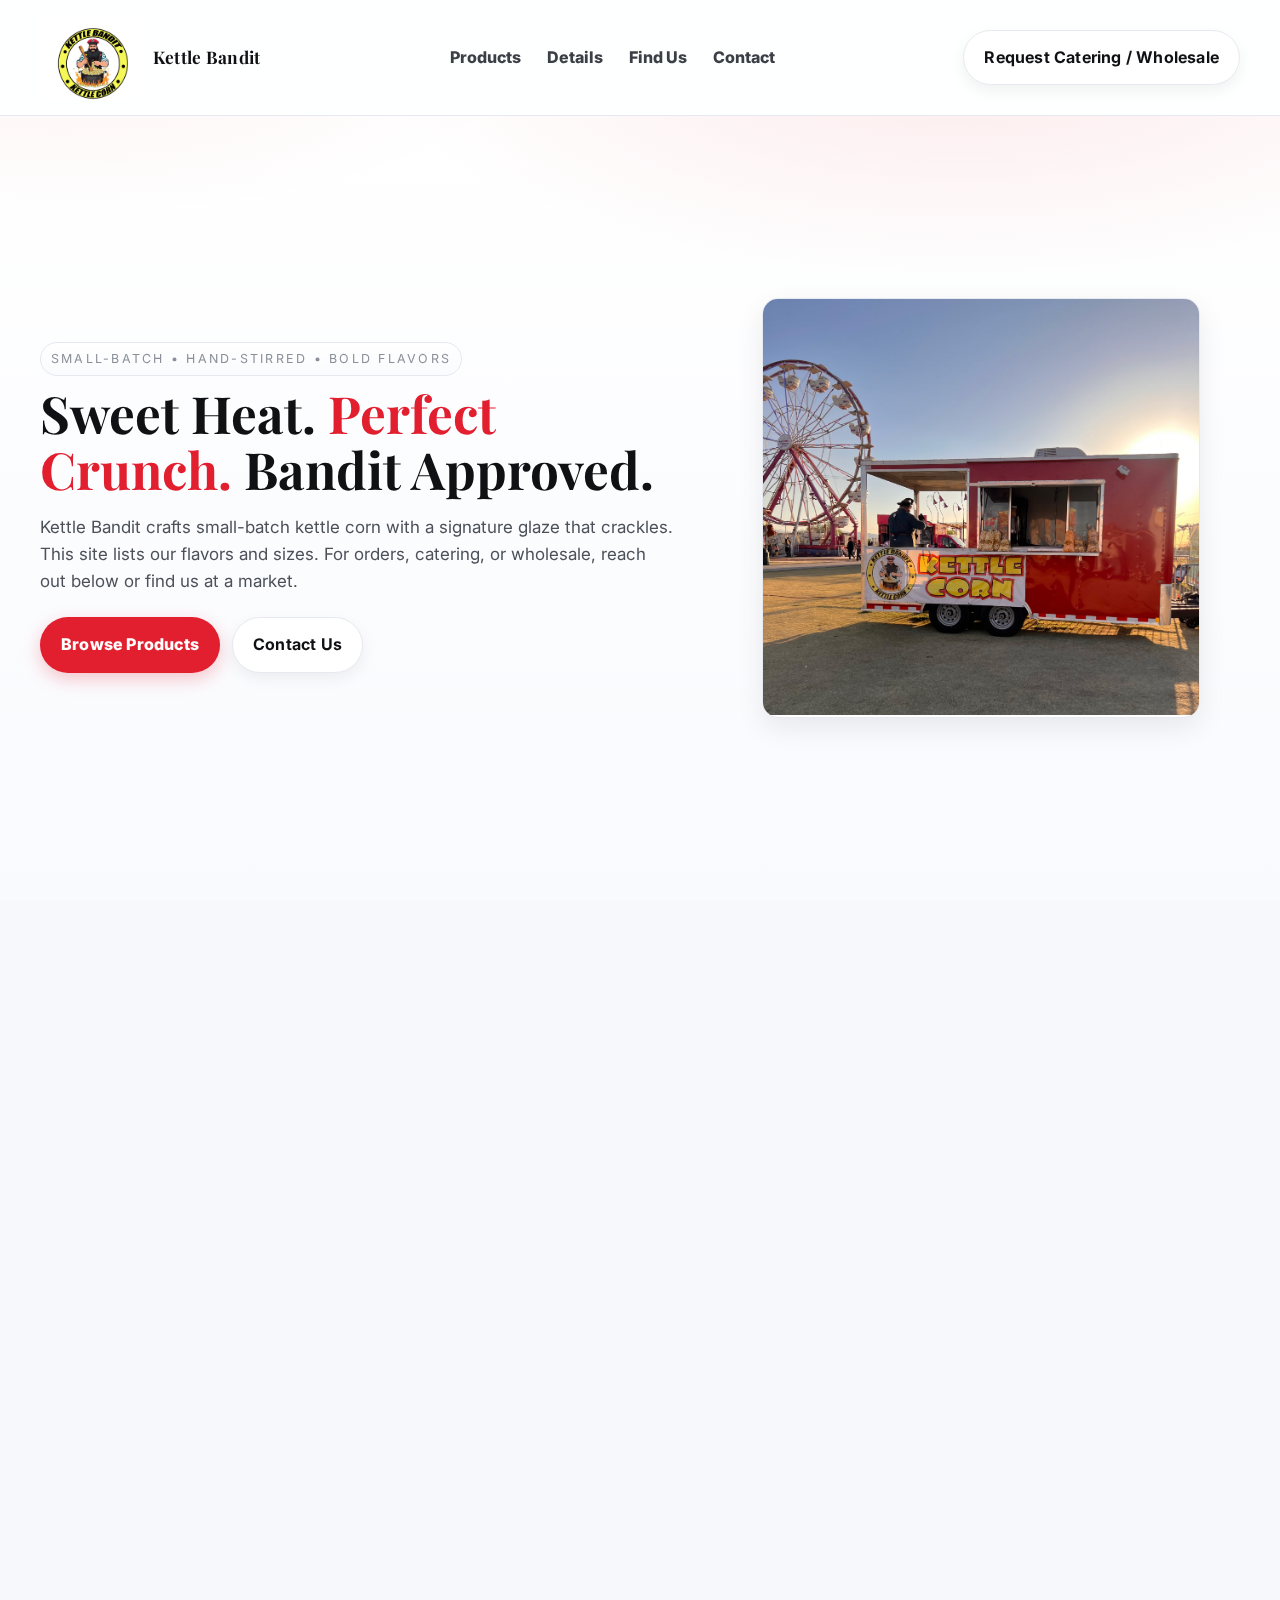
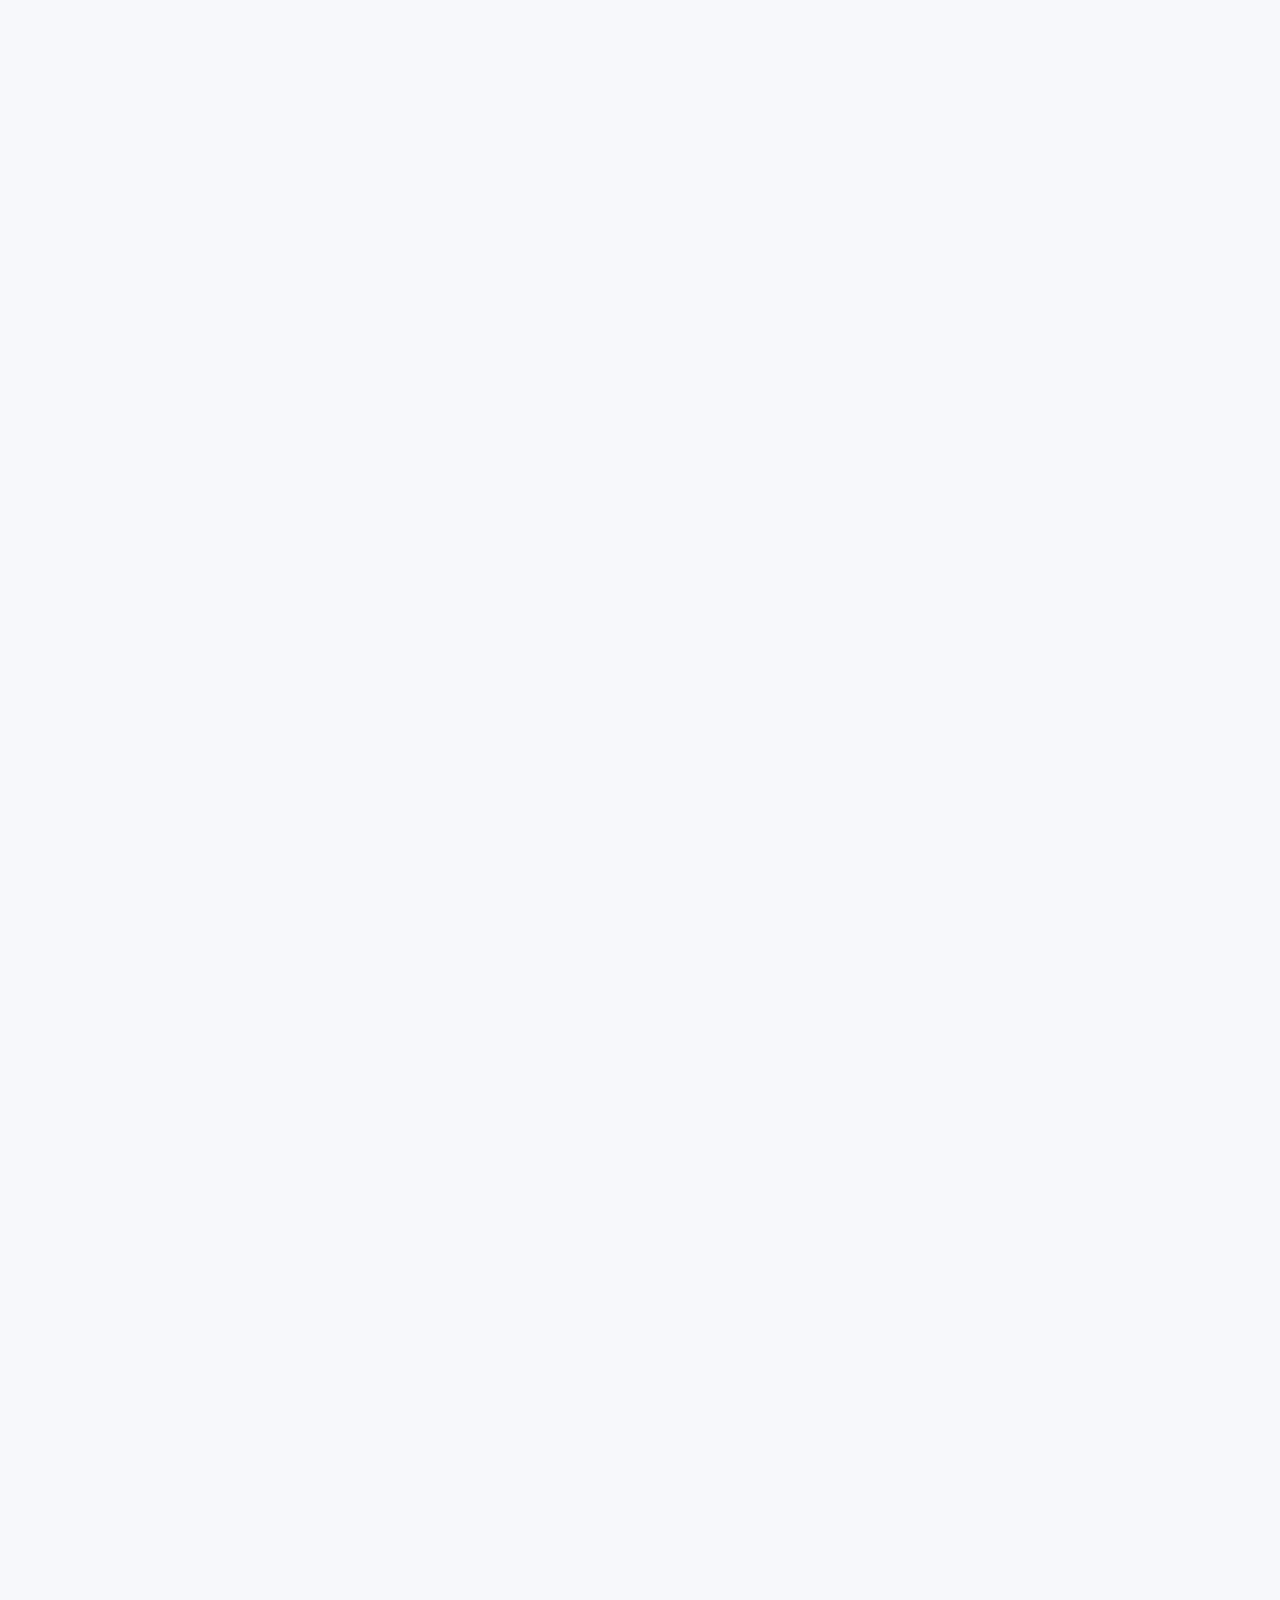
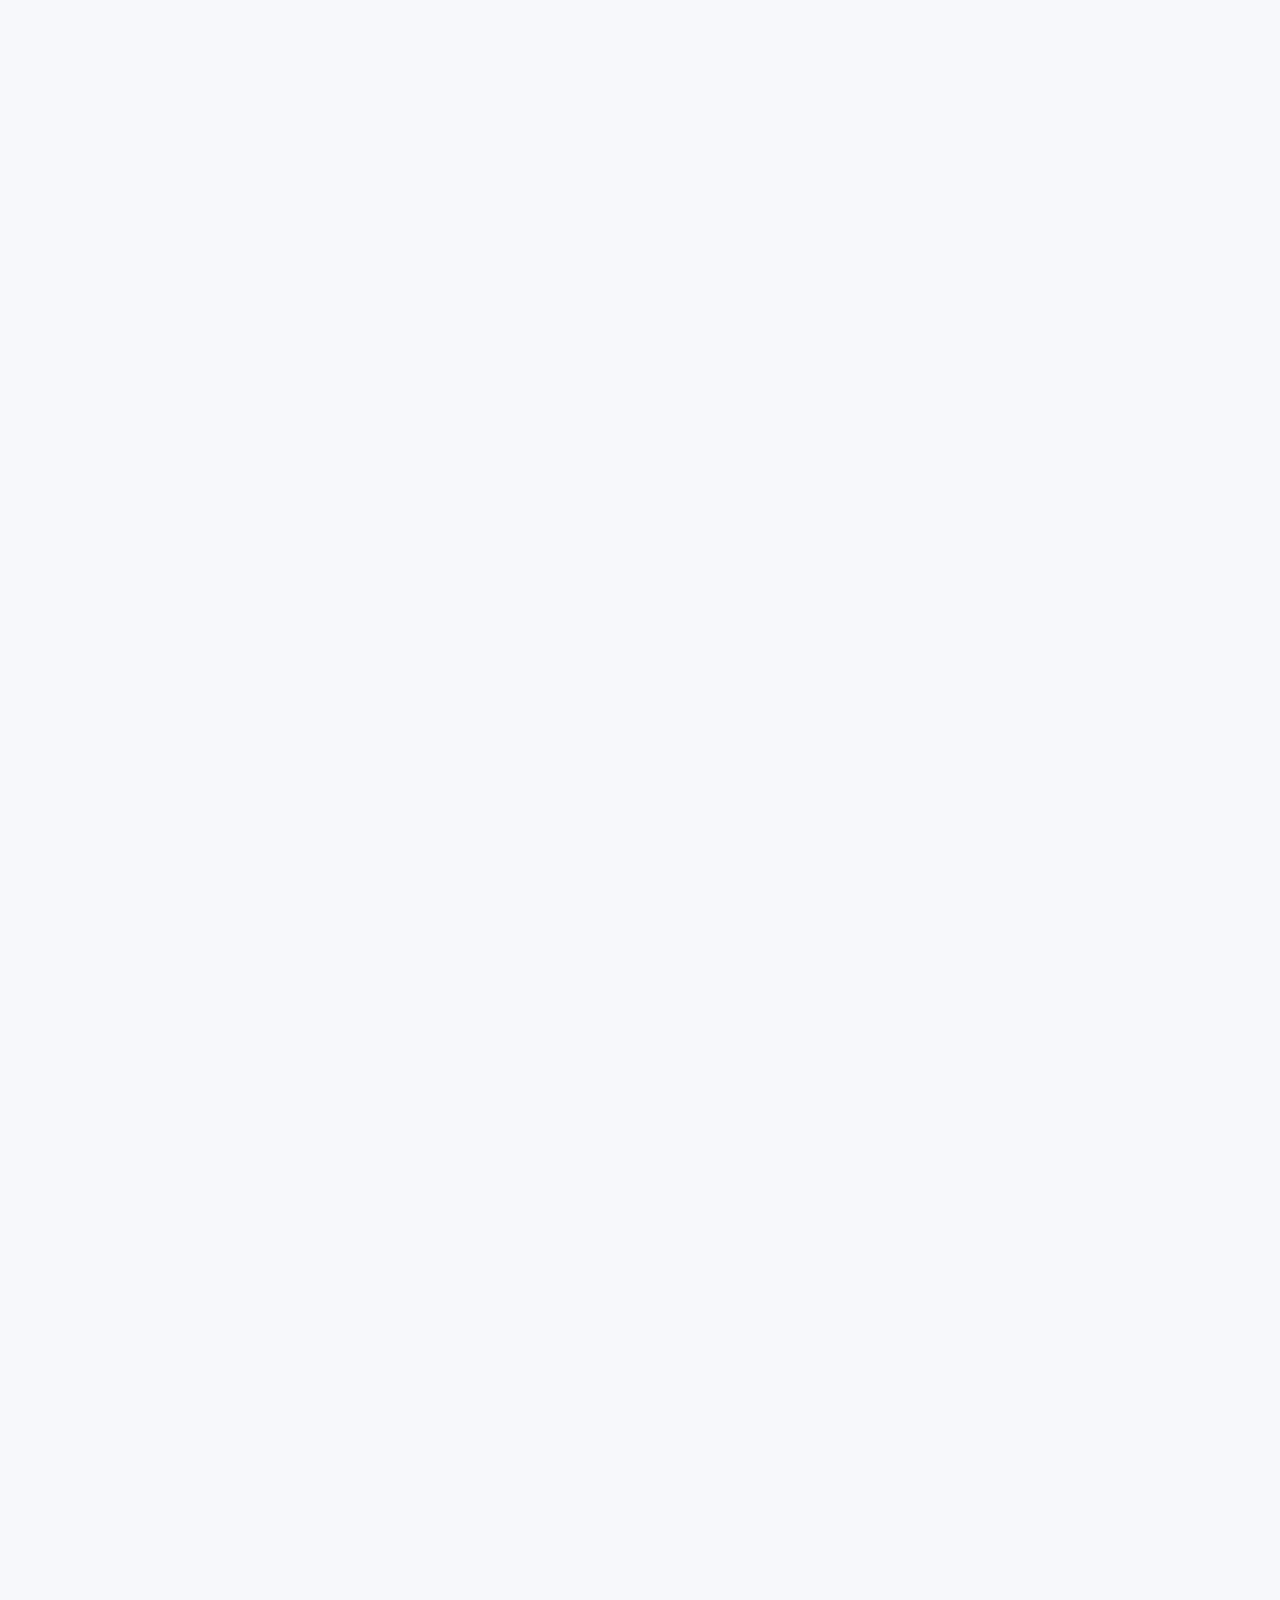
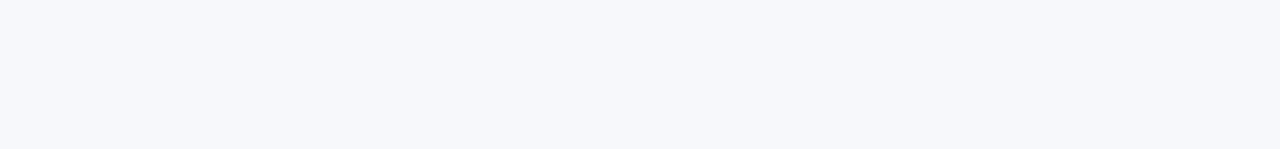
<file: index.html>
<!DOCTYPE html>
<html lang="en">

<head>
    <meta charset="utf-8" />
    <meta name="viewport" content="width=device-width,initial-scale=1" />
    <title>Kettle Bandit — Small-Batch Kettle Corn</title>
    <meta name="description" content="Kettle Bandit crafts small-batch kettle corn in bold flavors. Product listings for catering & wholesale inquiries." />

    <!-- Fonts -->
    <link rel="preconnect" href="https://fonts.gstatic.com" crossorigin>
    <link href="https://fonts.googleapis.com/css2?family=Inter:wght@400;600;800;900&family=Playfair+Display:wght@600;700&display=swap" rel="stylesheet">
    <link href="styles.css" rel="stylesheet">

    <!-- Social previews -->
    <!-- <meta property="og:title" content="Kettle Bandit — Small-Batch Kettle Corn" />
    <meta property="og:description" content="Bold flavors. Perfect crunch. Product listings for catering & wholesale." />
    <meta property="og:image" content="images/cart_fair.JPG" />
    <meta property="og:type" content="website" />
    <meta name="twitter:card" content="summary_large_image" /> -->

    <!-- Favicon -->
    <link rel="icon" href="images/logo.PNG" />
</head>

<body>

    <!-- Header -->
    <header class="header">
        <div class="container nav">
            <a href="#" class="brand">
                <img class="logo" src="images/logo.PNG" alt="Kettle Bandit logo" />
                <b>Kettle Bandit</b>
            </a>
            <nav class="nav-links" aria-label="Primary">
                <a href="#products" aria-current="page">Products</a>
                <a href="#details">Details</a>
                <a href="#events">Find Us</a>
                <a href="#contact">Contact</a>
            </nav>
            <div class="nav-cta">
                <a class="btn btn--ghost" href="#contact">Request Catering / Wholesale</a>
                <button class="menu-btn" aria-label="Open menu" id="menuBtn">☰</button>
            </div>
        </div>
        <div class="drawer" id="drawer">
            <a href="#products">Products</a>
            <a href="#details">Details</a>
            <a href="#events">Find Us</a>
            <a href="#contact">Contact</a>
        </div>
    </header>

    <!-- Hero -->
    <section class="hero">
        <div class="container hero-inner">
            <div>
                <span class="eyebrow">Small-Batch • Hand-Stirred • Bold Flavors</span>
                <h1>Sweet Heat. <span style="color:var(--accent)">Perfect Crunch.</span> Bandit Approved.</h1>
                <p>
                    Kettle Bandit crafts small-batch kettle corn with a signature glaze that crackles. This site lists our flavors and sizes. For orders, catering, or wholesale, reach out below or find us at a market.
                </p>
                <div class="hero-actions">
                    <a class="btn" href="#products">Browse Products</a>
                    <a class="btn btn--ghost" href="#contact">Contact Us</a>
                </div>
            </div>
            <figure class="hero-media">
                <!-- Hero image is critical: keep eager load (no loading="lazy") -->
                <img src="images/cart_fair.JPG" alt="Kettle Bandit red cart at a fair with a ferris wheel at sunset" />
            </figure>
        </div>
    </section>

    <!-- Products (listings only) -->
    <section id="products" class="products">
        <div class="container">
            <div class="section-head">
                <div>
                    <div class="eyebrow sub-eyebrow">Product Listings</div>
                    <h2 class="section-title">Freshly Popped • Irresistibly Glazed</h2>
                </div>
                <p class="section-kicker">These are our core offerings. Tap “View details” for sizes, ingredients, and notes.</p>
            </div>

            <div class="grid reveal">
                <!-- Spicy Kettle -->
                <article class="card">
                    <div class="card-media">
                        <span class="badge">Spicy</span>
                        <img src="images/kettle_hot.JPG" alt="Close up of spicy kettle corn with red glaze highlights" loading="lazy" decoding="async" />
                    </div>
                    <div class="card-body">
                        <h3>Spicy Kettle</h3>
                        <div class="pillbar">
                            <span class="pill">Spicy</span><span class="pill">Salty</span><span class="pill">Gluten-Free</span>
                        </div>
                        <p class="desc">Our signature kettle popcorn with a chili kick.</p>
                        <div class="actions"><a href="#spicy">View details →</a></div>
                    </div>
                </article>

                <!-- Pink Caramel -->
                <article class="card">
                    <div class="card-media">
                        <span class="badge">Fan Favorite</span>
                        <img src="images/pink_bg.JPG" alt="Pink-tinted kettle corn closeup" loading="lazy" decoding="async" />
                    </div>
                    <div class="card-body">
                        <h3>Pink Caramel</h3>
                        <div class="pillbar">
                            <span class="pill">Sweet</span><span class="pill">Colorful</span><span class="pill">Fair Favorite</span>
                        </div>
                        <p class="desc">Light caramel glaze with a radiant pink pop.</p>
                        <div class="actions"><a href="#pink">View details →</a></div>
                    </div>
                </article>

                <!-- Green Caramel -->
                <article class="card">
                    <div class="card-media">
                        <span class="badge">Seasonal</span>
                        <img src="images/green_bg.JPG" alt="Green apple kettle corn closeup" loading="lazy" decoding="async" />
                    </div>
                    <div class="card-body">
                        <h3>Green Caramel</h3>
                        <div class="pillbar">
                            <span class="pill">Sweet</span><span class="pill">Colorful</span><span class="pill">Fan Favorite</span>
                        </div>
                        <p class="desc">Caramel glaze with a vibrant green color.</p>
                        <div class="actions"><a href="#green">View details →</a></div>
                    </div>
                </article>

                <!-- Red & White Combo -->
                <article class="card">
                    <div class="card-media">
                        <span class="badge">Mix</span>
                        <img src="images/scoop_bg.JPG" alt="Scoop in a mix of red and white kettle corn" loading="lazy" decoding="async" />
                    </div>
                    <div class="card-body">
                        <h3>Red & White Combo</h3>
                        <div class="pillbar">
                            <span class="pill">Sweet</span><span class="pill">Shareable</span><span class="pill">Crowd-Pleaser</span>
                        </div>
                        <p class="desc">A festive blend of classic and cherry-vanilla kernels.</p>
                        <div class="actions"><a href="#combo">View details →</a></div>
                    </div>
                </article>

                <!-- Rainbow Mix -->
                <article class="card">
                    <div class="card-media">
                        <span class="badge">Party</span>
                        <img src="images/display_L.JPG" alt="Assorted colorful kettle corn bags lined up at the cart window" loading="lazy" decoding="async" />
                    </div>
                    <div class="card-body">
                        <h3>Rainbow Mix</h3>
                        <div class="pillbar">
                            <span class="pill">Colorful</span><span class="pill">Kids Love It</span><span class="pill">Assorted Flavors</span>
                        </div>
                        <p class="desc">A rotating assortment of flavored kernels.</p>
                        <div class="actions"><a href="#rainbow">View details →</a></div>
                    </div>
                </article>

                <!-- Fresh Lemonade (Add-On) -->
                <article class="card">
                    <div class="card-media">
                        <span class="badge">Add-On</span>
                        <img src="images/combo.JPG" alt="Iced lemonade cup next to a bag of kettle corn" loading="lazy" decoding="async" />
                    </div>
                    <div class="card-body">
                        <h3>Fresh Lemonade (Add-On)</h3>
                        <div class="pillbar">
                            <span class="pill">House-Made</span><span class="pill">Perfect Pair</span>
                        </div>
                        <p class="desc">Ask about lemonade service for events and pop-ups.</p>
                        <div class="actions"><a href="#lemonade">View details →</a></div>
                    </div>
                </article>
            </div>
        </div>
    </section>

    <!-- Details (anchors only; no commerce) -->
    <section id="details">
        <div class="container">
            <div class="section-head">
                <div>
                    <div class="eyebrow sub-eyebrow">Product Details</div>
                    <h2 class="section-title">Sizes • Ingredients • Notes</h2>
                </div>
                <p class="section-kicker">For pricing, availability, catering, and wholesale, please contact us below.</p>
            </div>

            <div class="details">
                <article id="spicy" class="detail reveal">
                    <img src="images/kettle_hot.JPG" alt="Bag of spicy kettle corn with red glaze" loading="lazy" decoding="async" />
                    <div class="copy">
                        <h4>Spicy Kettle</h4>
                        <div class="meta">Sizes: 8oz • 16oz • Party Tub</div>
                        <p>Classic sweet–salt with a chili kick. Non-GMO corn, cane sugar, oil, salt, spices.</p>
                        <p><strong>Great for:</strong> Game nights, festivals, heat lovers.</p>
                    </div>
                </article>

                <article id="pink" class="detail reveal">
                    <img src="images/pink.JPG" alt="Close-up of pink vanilla kettle corn" loading="lazy" decoding="async" />
                    <div class="copy">
                        <h4>Pink Caramel</h4>
                        <div class="meta">Sizes: 8oz • 16oz</div>
                        <p>Light caramel glaze with a pink hue — a fairground favorite that photographs beautifully.</p>
                        <p><strong>Note:</strong> Dye-free option available on request.</p>
                    </div>
                </article>

                <article id="green" class="detail reveal">
                    <img src="images/green_bg.JPG" alt="Green apple kettle corn closeup" loading="lazy" decoding="async" />
                    <div class="copy">
                        <h4>Green Caramel</h4>
                        <div class="meta">Sizes: 8oz • 16oz • Limited seasonal runs</div>
                        <p>Caramel glaze with a vibrant green color. Makes an eye-catching display at markets.</p>
                    </div>
                </article>

                <article id="combo" class="detail reveal">
                    <img src="images/scoop_bg.JPG" alt="Scoop with red and white kettle corn mix" loading="lazy" decoding="async" />
                    <div class="copy">
                        <h4>Red & White Combo</h4>
                        <div class="meta">Sizes: 16oz • Party Tub</div>
                        <p>Mix of Classic and Cherry-Vanilla kernels for a festive look and layered flavor.</p>
                    </div>
                </article>

                <article id="rainbow" class="detail reveal">
                    <img src="images/display_L.JPG" alt="Row of colorful kettle corn bags in various flavors" loading="lazy" decoding="async" />
                    <div class="copy">
                        <h4>Rainbow Mix</h4>
                        <div class="meta">Sizes: 8oz • 16oz • Bulk</div>
                        <p>Assorted fruit-glazed kernels. Selection varies by event; ask about current lineup.</p>
                    </div>
                </article>

                <article id="lemonade" class="detail reveal">
                    <img src="images/combo.JPG" alt="Iced lemonade beside kettle corn bag" loading="lazy" decoding="async" />
                    <div class="copy">
                        <h4>Fresh Lemonade (Add-On)</h4>
                        <div class="meta">Sizes: 16oz • 24oz (events only)</div>
                        <p>House-made lemonade pairs perfectly with our sweet-salt crunch. Available for catering and markets.</p>
                    </div>
                </article>
            </div>
        </div>
    </section>

    <!-- Events / Find Us -->
    <section id="events">
        <div class="container">
            <div class="section-head">
                <div>
                    <div class="eyebrow sub-eyebrow">Find Us IRL</div>
                    <h2 class="section-title">Pop-Ups & Markets</h2>
                </div>
                <p class="section-kicker">Catch the Bandit near you — fresh batches every weekend.</p>
            </div>

            <div class="grid">
                <div class="event reveal" style="grid-column:span 6">
                    <div>
                        <div class="where">Fountains at Farrah Farmer's Market</div>
                        <div class="when">Fridays • 6–10pm</div>
                    </div>
                    <a class="btn btn--ghost" href="#">Map</a>
                </div>
                <div class="event reveal" style="grid-column:span 6">
                    <div>
                        <div class="where">Fox Plaza Market</div>
                        <div class="when">Saturdays • 8am–1pm</div>
                    </div>
                    <a class="btn btn--ghost" href="#">Map</a>
                </div>
                <figure class="hero-media reveal" style="grid-column:span 12; min-height:320px">
                    <img src="images/cart_pl.JPG" alt="Red kettle corn trailer with product bags displayed at the window" loading="lazy" decoding="async" />
                </figure>
            </div>
        </div>
    </section>

    <!-- Footer / Contact -->
    <footer class="footer" id="contact">
        <div class="container">
            <div class="footgrid">
                <div>
                    <a href="#" class="brand">
                        <img class="logo" src="images/logo.PNG" alt="Kettle Bandit logo small" />
                        <b>Kettle Bandit</b>
                    </a>
                    <p class="subtle">Small-batch kettle corn. Sweet, crackly, unforgettable.</p>
                </div>
                <div>
                    <h4>Products</h4>
                    <a href="#products">All Listings</a><br/>
                    <a href="#details">Sizes & Ingredients</a><br/>
                    <a href="#events">Find Us</a>
                </div>
                <div>
                    <h4>Contact</h4>
                    <a href="mailto:hello@kettlebandit.com">hello@kettlebandit.com</a><br/>
                    <span class="subtle">Mon–Fri, 9–5 CT</span>
                </div>
                <div>
                    <h4>Catering & Wholesale</h4>
                    <p class="subtle">Tell us your date, headcount, and flavors. We’ll get you a quote fast.</p>
                    <a class="btn" href="mailto:hello@kettlebandit.com?subject=Catering%20%2F%20Wholesale%20Inquiry">Request Quote →</a>
                </div>
            </div>
            <div class="legal">© <span id="year"></span> Kettle Bandit. All rights reserved.</div>
        </div>
    </footer>

    <script>
        // Mobile drawer (formatter-safe: no optional chaining)
        var menuBtn = document.getElementById('menuBtn');
        var drawer = document.getElementById('drawer');
        if (menuBtn) {
            menuBtn.addEventListener('click', function() {
                if (drawer) drawer.classList.toggle('open');
            });
        }

        // Reveal on scroll
        var io = new IntersectionObserver(function(entries) {
            entries.forEach(function(e) {
                if (e.isIntersecting) {
                    e.target.classList.add('in');
                    io.unobserve(e.target);
                }
            });
        }, {
            threshold: .12
        });
        document.querySelectorAll('.reveal').forEach(function(el) {
            io.observe(el);
        });

        // Year
        document.getElementById('year').textContent = new Date().getFullYear();
    </script>
</body>

</html>
</file>
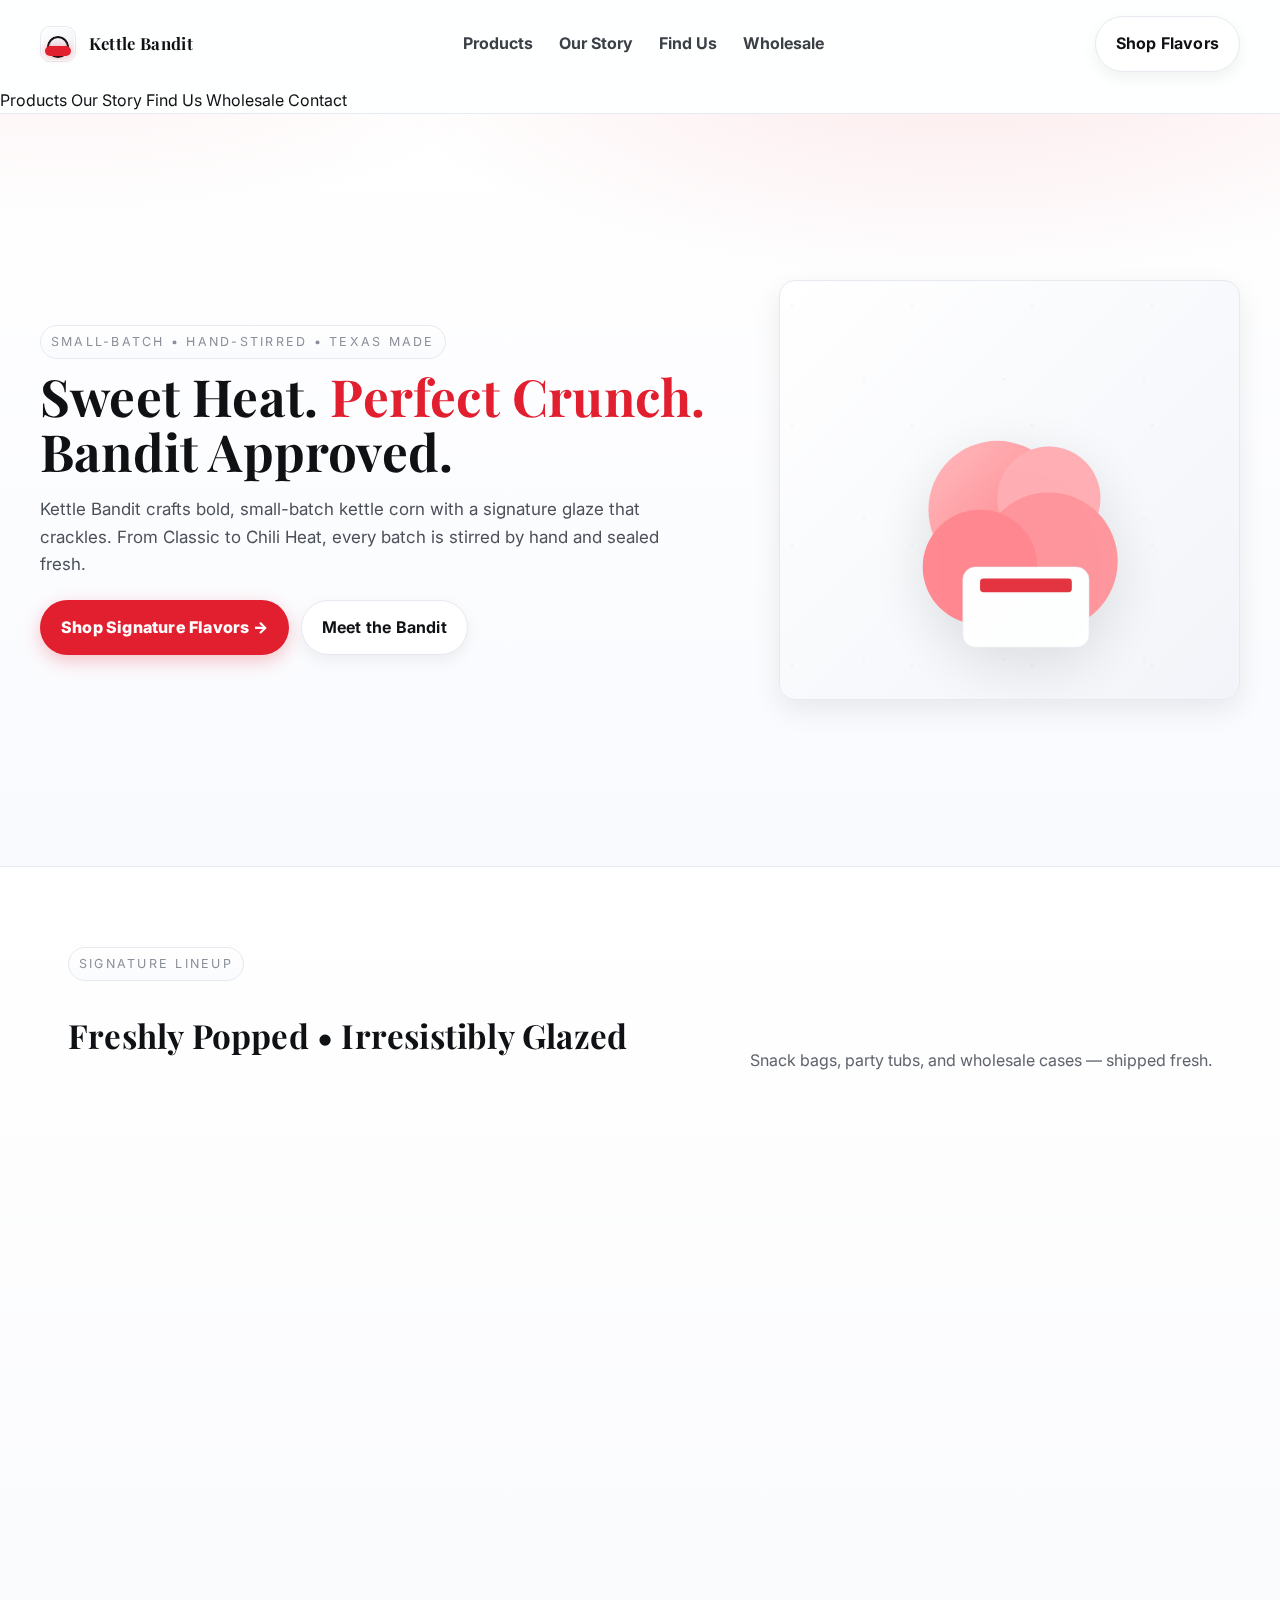
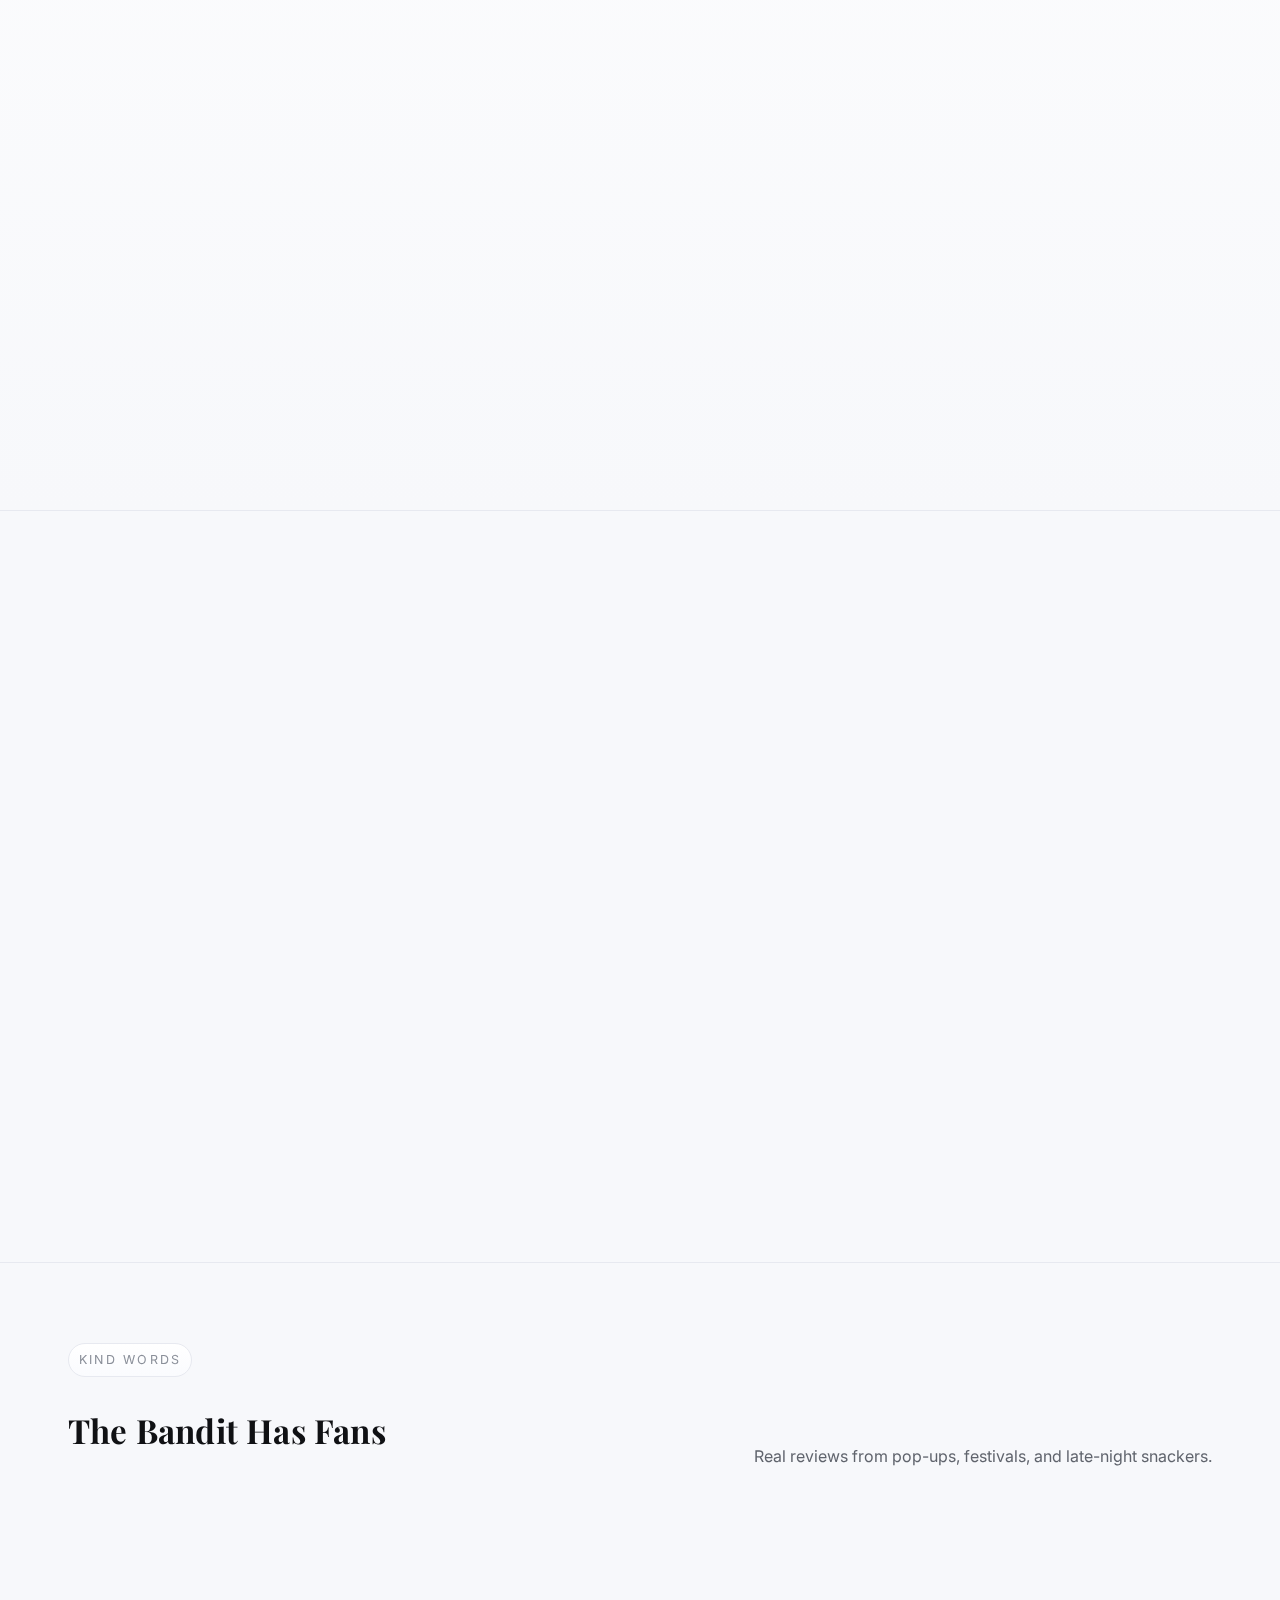
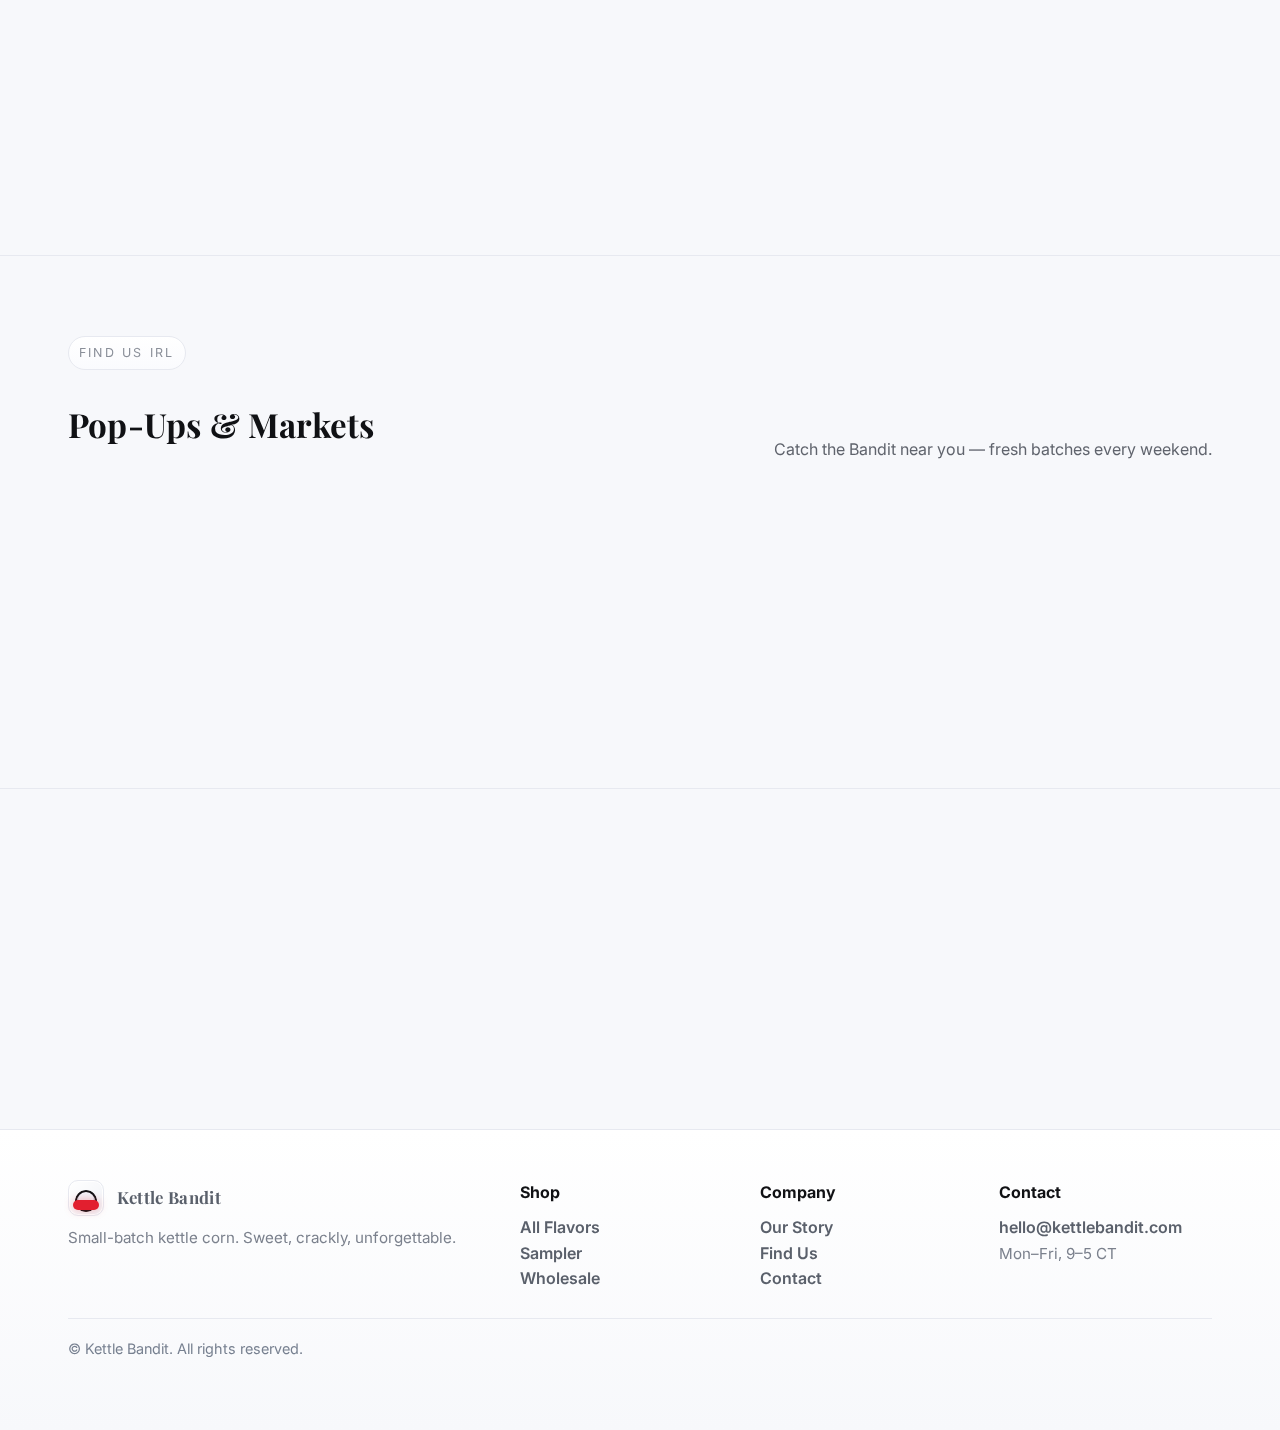
<file: index2.html>
<!DOCTYPE html>
<html lang="en">

<head>
    <meta charset="UTF-8" />
    <meta name="viewport" content="width=device-width, initial-scale=1" />
    <title>Kettle Bandit — Small-Batch Kettle Corn</title>
    <meta name="description" content="Kettle Bandit crafts small-batch kettle corn in bold flavors. Freshly popped, perfectly glazed, impossible to share." />
    <link rel="preconnect" href="https://fonts.gstatic.com" crossorigin>
    <link href="https://fonts.googleapis.com/css2?family=Inter:wght@400;600;800;900&family=Playfair+Display:wght@600;700&display=swap" rel="stylesheet">
    <style>
         :root {
            --bg: #f7f8fb;
            /* overall page background */
            --panel: #ffffff;
            /* cards/panels */
            --ink: #101114;
            /* primary text */
            --muted: #60646d;
            /* secondary text */
            --line: #e7e9f0;
            /* subtle borders */
            --accent: #e21f2f;
            /* brand red */
            --accent-2: #ff525c;
            /* hover/active red */
            --shadow: 0 10px 28px rgba(16, 17, 20, .08);
            --shadow-strong: 0 18px 40px rgba(16, 17, 20, .12);
            --radius: 16px;
            --radius-sm: 10px;
            --maxw: 1200px;
            --gutter: 28px;
            --speed: .35s;
        }
        
        *,
        *::before,
        *::after {
            box-sizing: border-box
        }
        
        html,
        body {
            height: 100%
        }
        
        body {
            margin: 0;
            background: var(--bg);
            color: var(--ink);
            font-family: Inter, system-ui, -apple-system, Segoe UI, Roboto, Helvetica, Arial, "Apple Color Emoji", "Segoe UI Emoji";
            line-height: 1.6;
            -webkit-font-smoothing: antialiased;
            text-rendering: optimizeLegibility;
        }
        
        img {
            display: block;
            max-width: 100%;
            height: auto
        }
        
        a {
            color: inherit;
            text-decoration: none
        }
        
        .container {
            max-width: var(--maxw);
            margin: 0 auto;
            padding: 0 var(--gutter)
        }
        
        .btn {
            display: inline-flex;
            align-items: center;
            gap: .6rem;
            background: var(--accent);
            color: #fff;
            border: 1px solid rgba(226, 31, 47, .1);
            padding: 14px 20px;
            border-radius: 999px;
            font-weight: 800;
            letter-spacing: .2px;
            box-shadow: 0 6px 18px rgba(226, 31, 47, .25);
            transition: transform var(--speed), box-shadow var(--speed), background var(--speed);
        }
        
        .btn:hover {
            transform: translateY(-2px);
            box-shadow: 0 12px 26px rgba(226, 31, 47, .35);
            background: var(--accent-2)
        }
        
        .btn--ghost {
            background: #fff;
            border: 1px solid var(--line);
            color: var(--ink);
            box-shadow: 0 6px 16px rgba(16, 17, 20, .06);
            font-weight: 700;
        }
        
        .btn--ghost:hover {
            border-color: #d7d9e0;
            transform: translateY(-2px);
            box-shadow: 0 10px 20px rgba(16, 17, 20, .08)
        }
        
        .eyebrow {
            display: inline-block;
            font-size: .78rem;
            letter-spacing: .18em;
            text-transform: uppercase;
            color: #8a8f99;
            border: 1px solid var(--line);
            padding: 6px 10px;
            border-radius: 999px;
            background: linear-gradient(180deg, #fff, #fafbfe);
        }
        /* Header / Nav */
        
        .header {
            position: sticky;
            top: 0;
            z-index: 50;
            background: rgba(255, 255, 255, .88);
            backdrop-filter: saturate(140%) blur(10px);
            border-bottom: 1px solid var(--line);
        }
        
        .nav {
            display: flex;
            align-items: center;
            justify-content: space-between;
            padding: 16px 0;
        }
        
        .brand {
            display: flex;
            align-items: center;
            gap: .8rem;
            font-weight: 900;
            letter-spacing: .02em;
        }
        
        .brand b {
            font-family: "Playfair Display", serif;
            font-weight: 700;
            font-size: 1.05rem
        }
        
        .brand-mark {
            width: 36px;
            height: 36px;
            border-radius: 10px;
            position: relative;
            background: linear-gradient(135deg, #ffffff, #f0f2f7);
            border: 1px solid var(--line);
            box-shadow: inset 0 0 0 1px #fff;
        }
        /* Bandit mask mark (light) */
        
        .brand-mark::before,
        .brand-mark::after {
            content: "";
            position: absolute;
            inset: 0;
            margin: auto;
        }
        
        .brand-mark::before {
            width: 22px;
            height: 22px;
            border-radius: 50%;
            background: radial-gradient(circle at 50% 40%, #f2f4fa 40%, #dde1ea 41%), radial-gradient(circle at 35% 55%, #101114 11%, transparent 12%), radial-gradient(circle at 65% 55%, #101114 11%, transparent 12%);
            box-shadow: 0 0 0 2px #101114 inset;
            top: 6px;
        }
        
        .brand-mark::after {
            width: 26px;
            height: 10px;
            border-radius: 6px;
            top: 14px;
            background: var(--accent);
            box-shadow: 0 0 10px rgba(226, 31, 47, .35);
        }
        
        .nav-links {
            display: flex;
            gap: 26px;
            align-items: center
        }
        
        .nav-links a {
            color: #3b3f46;
            font-weight: 700
        }
        
        .nav-links a:hover {
            color: #101114
        }
        
        .nav-cta {
            display: flex;
            gap: 10px
        }
        
        .menu-btn {
            display: none
        }
        /* Hero */
        
        .hero {
            position: relative;
            border-bottom: 1px solid var(--line);
            background: radial-gradient(1000px 400px at 75% -10%, rgba(226, 31, 47, .10), transparent 60%), radial-gradient(800px 300px at 5% -10%, rgba(226, 31, 47, .06), transparent 60%), linear-gradient(180deg, #ffffff, #f9fafe);
        }
        
        .hero-inner {
            display: grid;
            grid-template-columns: 1.2fr .8fr;
            gap: 48px;
            align-items: center;
            padding: 86px 0
        }
        
        .hero h1 {
            font-family: "Playfair Display", serif;
            font-weight: 700;
            margin: 10px 0 16px;
            font-size: clamp(2.2rem, 4vw, 3.5rem);
            line-height: 1.08;
            letter-spacing: .2px;
        }
        
        .hero p {
            color: #4b5059;
            font-size: 1.06rem;
            max-width: 58ch
        }
        
        .hero-actions {
            display: flex;
            gap: 12px;
            margin-top: 22px
        }
        
        .hero-media {
            position: relative;
            border-radius: var(--radius);
            overflow: hidden;
            background: linear-gradient(135deg, #ffffff, #f2f4f9);
            border: 1px solid var(--line);
            box-shadow: var(--shadow);
            min-height: 420px;
        }
        
        .grain {
            position: absolute;
            inset: 0;
            opacity: .6;
            background: radial-gradient(2px 2px at 10% 20%, rgba(16, 17, 20, .06) 40%, transparent 41%) repeat, radial-gradient(2px 2px at 60% 70%, rgba(16, 17, 20, .06) 40%, transparent 41%) repeat;
            background-size: 120px 120px, 140px 140px;
            mix-blend-mode: multiply;
        }
        
        .popcorn {
            position: absolute;
            right: -6%;
            bottom: -4%;
            width: min(520px, 90%);
            opacity: .95;
            filter: drop-shadow(0 16px 30px rgba(16, 17, 20, .12));
        }
        
        .svg-fill {
            width: 100%;
            height: auto;
            display: block
        }
        /* Sections */
        
        section {
            padding: 80px 0;
            border-bottom: 1px solid var(--line)
        }
        
        .section-head {
            display: flex;
            align-items: flex-end;
            justify-content: space-between;
            gap: 24px;
            margin-bottom: 28px
        }
        
        .section-title {
            font-family: "Playfair Display", serif;
            font-weight: 700;
            font-size: clamp(1.6rem, 2.6vw, 2.2rem);
            letter-spacing: .2px;
        }
        
        .section-kicker {
            color: var(--muted)
        }
        /* Products */
        
        .products {
            background: linear-gradient(180deg, #ffffff, #f7f8fb)
        }
        
        .grid {
            display: grid;
            gap: 22px;
            grid-template-columns: repeat(12, 1fr)
        }
        
        .card {
            grid-column: span 4;
            background: var(--panel);
            border: 1px solid var(--line);
            border-radius: var(--radius);
            overflow: hidden;
            position: relative;
            box-shadow: var(--shadow);
            transition: transform var(--speed), box-shadow var(--speed), border-color var(--speed);
        }
        
        .card:hover {
            transform: translateY(-4px);
            box-shadow: var(--shadow-strong);
            border-color: #dfe3ea
        }
        
        .card-media {
            position: relative;
            aspect-ratio: 16/10;
            background: linear-gradient(135deg, #f3f5fa, #eceff6)
        }
        
        .card-media .badge {
            position: absolute;
            left: 14px;
            top: 14px;
            z-index: 2;
            background: #fff;
            color: #101114;
            border: 1px solid #f0f2f7;
            padding: 6px 10px;
            border-radius: 999px;
            font-size: .78rem;
            font-weight: 800;
            letter-spacing: .02em;
            box-shadow: 0 6px 14px rgba(16, 17, 20, .06)
        }
        
        .card-body {
            padding: 18px
        }
        
        .card h3 {
            margin: 0 0 6px;
            font-size: 1.15rem
        }
        
        .price {
            color: #747985;
            font-weight: 700;
            letter-spacing: .02em
        }
        
        .pillbar {
            display: flex;
            flex-wrap: wrap;
            gap: 8px;
            margin: 12px 0 16px
        }
        
        .pill {
            border: 1px solid var(--line);
            color: #4f5560;
            padding: 6px 10px;
            border-radius: 999px;
            font-size: .8rem;
            background: linear-gradient(180deg, #fff, #fafbfe);
            box-shadow: 0 6px 14px rgba(16, 17, 20, .04);
        }
        
        .card-actions {
            display: flex;
            gap: 10px
        }
        /* Story / Process */
        
        .split {
            display: grid;
            grid-template-columns: 1.2fr .8fr;
            gap: 38px;
            align-items: center
        }
        
        .process-steps {
            display: grid;
            gap: 14px
        }
        
        .step {
            background: linear-gradient(180deg, #ffffff, #f6f7fb);
            border: 1px solid var(--line);
            border-radius: var(--radius-sm);
            padding: 16px 16px 16px 18px;
            box-shadow: var(--shadow);
        }
        
        .step b {
            color: #101114
        }
        
        .step small {
            color: #68707c;
            display: block;
            margin-top: 4px
        }
        /* Reviews */
        
        .reviews .grid .quote {
            grid-column: span 6
        }
        
        .quote {
            background: #fff;
            border: 1px solid var(--line);
            border-radius: var(--radius);
            padding: 22px;
            box-shadow: var(--shadow);
        }
        
        .quote p {
            margin: 0 0 10px
        }
        
        .quote cite {
            color: #727883;
            font-style: normal;
            font-weight: 700
        }
        /* Events */
        
        .event {
            background: #fff;
            border: 1px solid var(--line);
            border-radius: var(--radius-sm);
            padding: 16px;
            display: grid;
            grid-template-columns: 1fr auto;
            gap: 10px;
            align-items: center;
            box-shadow: var(--shadow);
        }
        
        .event .when {
            color: #757c87
        }
        
        .event .where {
            font-weight: 800
        }
        /* Wholesale CTA */
        
        .cta {
            background: linear-gradient(180deg, #fff, #f6f7fb);
            border: 1px solid var(--line);
            border-radius: calc(var(--radius) + 4px);
            padding: 26px;
            display: grid;
            grid-template-columns: 1fr auto;
            align-items: center;
            gap: 18px;
            box-shadow: var(--shadow);
        }
        
        .cta p {
            color: #3e434b;
            margin: 6px 0 0
        }
        /* Footer */
        
        .footer {
            padding: 50px 0 70px;
            background: linear-gradient(180deg, #ffffff, #f7f8fb)
        }
        
        .footgrid {
            display: grid;
            grid-template-columns: 2fr 1fr 1fr 1fr;
            gap: 26px
        }
        
        .footgrid h4 {
            margin: 0 0 10px
        }
        
        .footgrid a {
            color: #5a606b;
            font-weight: 600
        }
        
        .subtle {
            color: #7b818d;
            font-size: .95rem;
            margin-top: 10px
        }
        
        .legal {
            border-top: 1px solid var(--line);
            margin-top: 26px;
            padding-top: 18px;
            color: #778090;
            font-size: .9rem
        }
        /* Reveal on scroll */
        
        .reveal {
            opacity: 0;
            transform: translateY(10px);
            transition: opacity .6s ease, transform .6s ease
        }
        
        .reveal.in {
            opacity: 1;
            transform: none
        }
        /* Responsive */
        
        @media (max-width: 1024px) {
            .hero-inner,
            .split {
                grid-template-columns: 1fr
            }
            .nav-links {
                display: none
            }
            .menu-btn {
                display: inline-flex;
                align-items: center;
                justify-content: center;
                width: 40px;
                height: 40px;
                border: 1px solid var(--line);
                border-radius: 10px;
                background: #fff;
                box-shadow: var(--shadow)
            }
            .drawer {
                position: fixed;
                inset: 70px 0 0 auto;
                width: min(84vw, 360px);
                background: #fff;
                border-left: 1px solid var(--line);
                transform: translateX(100%);
                transition: transform var(--speed);
                box-shadow: -12px 0 40px rgba(16, 17, 20, .12);
                padding: 18px
            }
            .drawer.open {
                transform: none
            }
            .drawer a {
                display: block;
                padding: 14px 6px;
                color: #101114;
                border-bottom: 1px dashed var(--line);
                font-weight: 700
            }
            .card {
                grid-column: span 6
            }
            .reviews .grid .quote {
                grid-column: span 12
            }
            .footgrid {
                grid-template-columns: 1fr 1fr
            }
            .cta {
                grid-template-columns: 1fr
            }
        }
        
        @media (max-width: 640px) {
            .card {
                grid-column: span 12
            }
            .footgrid {
                grid-template-columns: 1fr
            }
        }
    </style>
</head>

<body>

    <!-- Header -->
    <header class="header">
        <div class="container nav">
            <a href="#" class="brand">
                <span class="brand-mark" aria-hidden="true"></span>
                <b>Kettle Bandit</b>
            </a>
            <nav class="nav-links" aria-label="Primary">
                <a href="#products">Products</a>
                <a href="#story">Our Story</a>
                <a href="#events">Find Us</a>
                <a href="#wholesale">Wholesale</a>
            </nav>
            <div class="nav-cta">
                <a class="btn btn--ghost" href="#products">Shop Flavors</a>
                <button class="menu-btn" aria-label="Open menu" id="menuBtn">☰</button>
            </div>
        </div>
        <div class="drawer" id="drawer">
            <a href="#products">Products</a>
            <a href="#story">Our Story</a>
            <a href="#events">Find Us</a>
            <a href="#wholesale">Wholesale</a>
            <a href="#contact">Contact</a>
        </div>
    </header>

    <!-- Hero -->
    <section class="hero">
        <div class="container hero-inner">
            <div>
                <span class="eyebrow">Small-Batch • Hand-Stirred • Texas Made</span>
                <h1>Sweet Heat. <span style="color:var(--accent)">Perfect Crunch.</span> Bandit Approved.</h1>
                <p>
                    Kettle Bandit crafts bold, small-batch kettle corn with a signature glaze that crackles. From Classic to Chili Heat, every batch is stirred by hand and sealed fresh.
                </p>
                <div class="hero-actions">
                    <a class="btn" href="#products">Shop Signature Flavors →</a>
                    <a class="btn btn--ghost" href="#story">Meet the Bandit</a>
                </div>
            </div>
            <div class="hero-media">
                <div class="grain" aria-hidden="true"></div>
                <!-- Decorative SVG popcorn silhouette (light mode) -->
                <svg class="popcorn svg-fill" viewBox="0 0 800 600" role="img" aria-label="Popcorn silhouette">
          <defs>
            <linearGradient id="popgrad" x1="0" x2="1" y1="0" y2="1">
              <stop offset="0%" stop-color="#ffb3b7"/>
              <stop offset="100%" stop-color="#ff7079"/>
            </linearGradient>
          </defs>
          <g opacity="0.95">
            <circle cx="330" cy="240" r="120" fill="url(#popgrad)"/>
            <circle cx="420" cy="220" r="90" fill="#ffa5ac"/>
            <circle cx="420" cy="330" r="120" fill="#ff8b93"/>
            <circle cx="300" cy="340" r="100" fill="#ff7b85"/>
            <rect x="270" y="340" width="220" height="140" rx="22" fill="#ffffff" stroke="#e7e9f0"/>
            <rect x="300" y="360" width="160" height="24" rx="6" fill="#e21f2f"/>
          </g>
        </svg>
            </div>
        </div>
    </section>

    <!-- Products -->
    <section id="products" class="products">
        <div class="container">
            <div class="section-head">
                <div>
                    <div class="eyebrow">Signature Lineup</div>
                    <h2 class="section-title">Freshly Popped • Irresistibly Glazed</h2>
                </div>
                <p class="section-kicker">Snack bags, party tubs, and wholesale cases — shipped fresh.</p>
            </div>

            <div class="grid reveal">
                <!-- Card 1 -->
                <article class="card">
                    <div class="card-media">
                        <span class="badge">Best Seller</span>
                        <svg viewBox="0 0 1600 1000" class="svg-fill" aria-hidden="true">
              <defs><linearGradient id="g1" x1="0" x2="1" y1="0" y2="1"><stop offset="0%" stop-color="#f3f5fb"/><stop offset="100%" stop-color="#eceff6"/></linearGradient></defs>
              <rect width="1600" height="1000" fill="url(#g1)"/>
              <g opacity=".45" fill="#e21f2f"><circle cx="300" cy="400" r="80"/><circle cx="420" cy="360" r="40"/><circle cx="520" cy="440" r="60"/><circle cx="600" cy="360" r="30"/></g>
            </svg>
                    </div>
                    <div class="card-body">
                        <h3>Classic Kettle</h3>
                        <div class="price">$8 · 8oz bag</div>
                        <div class="pillbar"><span class="pill">Sweet</span><span class="pill">Crunch</span><span class="pill">Gluten-Free</span></div>
                        <div class="card-actions"><a href="#" class="btn">Add to Cart</a><a href="#" class="btn btn--ghost">Details</a></div>
                    </div>
                </article>

                <!-- Card 2 -->
                <article class="card">
                    <div class="card-media">
                        <span class="badge">Spicy</span>
                        <svg viewBox="0 0 1600 1000" class="svg-fill" aria-hidden="true">
              <rect width="1600" height="1000" fill="#f2f4fa"/>
              <path d="M0,900 C400,700 800,1000 1600,700 L1600,1000 L0,1000 Z" fill="rgba(226,31,47,.25)"/>
            </svg>
                    </div>
                    <div class="card-body">
                        <h3>Chili Heat</h3>
                        <div class="price">$9 · 8oz bag</div>
                        <div class="pillbar"><span class="pill">Sweet-Heat</span><span class="pill">Real Chili</span><span class="pill">Vegan</span></div>
                        <div class="card-actions"><a href="#" class="btn">Add to Cart</a><a href="#" class="btn btn--ghost">Details</a></div>
                    </div>
                </article>

                <!-- Card 3 -->
                <article class="card">
                    <div class="card-media">
                        <span class="badge">Seasonal</span>
                        <svg viewBox="0 0 1600 1000" class="svg-fill" aria-hidden="true">
              <rect width="1600" height="1000" fill="#f1f3f9"/>
              <g fill="none" stroke="#e21f2f" opacity=".45" stroke-width="14">
                <circle cx="800" cy="500" r="280"/><circle cx="800" cy="500" r="160"/>
              </g>
            </svg>
                    </div>
                    <div class="card-body">
                        <h3>Chocolate Drizzle</h3>
                        <div class="price">$10 · 8oz bag</div>
                        <div class="pillbar"><span class="pill">Decadent</span><span class="pill">Cocoa</span><span class="pill">Shareable</span></div>
                        <div class="card-actions"><a href="#" class="btn">Add to Cart</a><a href="#" class="btn btn--ghost">Details</a></div>
                    </div>
                </article>

                <!-- Card 4 -->
                <article class="card">
                    <div class="card-media">
                        <span class="badge">New</span>
                        <svg viewBox="0 0 1600 1000" class="svg-fill" aria-hidden="true">
              <rect width="1600" height="1000" fill="#eff2f8"/>
              <rect x="0" y="700" width="1600" height="300" fill="rgba(226,31,47,.18)"/>
            </svg>
                    </div>
                    <div class="card-body">
                        <h3>Caramel Crunch</h3>
                        <div class="price">$9 · 8oz bag</div>
                        <div class="pillbar"><span class="pill">Buttery</span><span class="pill">Glaze</span><span class="pill">Small-Batch</span></div>
                        <div class="card-actions"><a href="#" class="btn">Add to Cart</a><a href="#" class="btn btn--ghost">Details</a></div>
                    </div>
                </article>

                <!-- Card 5 -->
                <article class="card">
                    <div class="card-media">
                        <span class="badge">Party</span>
                        <svg viewBox="0 0 1600 1000" class="svg-fill" aria-hidden="true">
              <rect width="1600" height="1000" fill="#f0f3f8"/>
              <g fill="#e21f2f" opacity=".25"><rect x="200" y="300" width="1200" height="420" rx="40"/></g>
            </svg>
                    </div>
                    <div class="card-body">
                        <h3>Party Tub (64oz)</h3>
                        <div class="price">$24 · 64oz tub</div>
                        <div class="pillbar"><span class="pill">Events</span><span class="pill">Movie Night</span><span class="pill">Share Size</span></div>
                        <div class="card-actions"><a href="#" class="btn">Add to Cart</a><a href="#" class="btn btn--ghost">Details</a></div>
                    </div>
                </article>

                <!-- Card 6 -->
                <article class="card">
                    <div class="card-media">
                        <span class="badge">Bundle</span>
                        <svg viewBox="0 0 1600 1000" class="svg-fill" aria-hidden="true">
              <rect width="1600" height="1000" fill="#eef1f7"/>
              <path d="M0 700 Q800 900 1600 700 L1600 1000 L0 1000 Z" fill="rgba(226,31,47,.18)"/>
            </svg>
                    </div>
                    <div class="card-body">
                        <h3>Bandit Sampler (4-Pack)</h3>
                        <div class="price">$32 · four 8oz bags</div>
                        <div class="pillbar"><span class="pill">Mix & Match</span><span class="pill">Giftable</span><span class="pill">Free Sticker</span></div>
                        <div class="card-actions"><a href="#" class="btn">Add to Cart</a><a href="#" class="btn btn--ghost">Details</a></div>
                    </div>
                </article>
            </div>
        </div>
    </section>

    <!-- Story / Process -->
    <section id="story">
        <div class="container split">
            <div class="reveal">
                <div class="eyebrow">Our Story</div>
                <h2 class="section-title">Born at a Night Market. Perfected by Fire.</h2>
                <p>
                    Kettle Bandit started with a copper kettle and a stubborn love for the perfect glaze. We stir every batch by hand to lock in that signature snap. No shortcuts. No compromise.
                </p>
                <div class="process-steps" style="margin-top:14px">
                    <div class="step"><b>1) Heat & Pop</b> <small>Non-GMO kernels, premium oils, even heat.</small></div>
                    <div class="step"><b>2) The Glaze</b> <small>Our proprietary sugar-salt blend for the Bandit crackle.</small></div>
                    <div class="step"><b>3) Toss & Cool</b> <small>Hand-tossed for even coat; cooled fast to lock the crunch.</small></div>
                    <div class="step"><b>4) Seal Fresh</b> <small>Same-day seal so your bag opens with a snap.</small></div>
                </div>
            </div>
            <div class="reveal">
                <div class="hero-media" style="min-height:380px">
                    <div class="grain" aria-hidden="true"></div>
                    <svg class="svg-fill" viewBox="0 0 1600 1000" role="img" aria-label="Copper kettle illustration">
            <rect width="1600" height="1000" fill="#ffffff"/>
            <g fill="none" stroke="#e21f2f" stroke-width="20" opacity=".85">
              <ellipse cx="800" cy="600" rx="360" ry="180"/>
              <path d="M440,600 L440,460 M1160,600 L1160,460"/>
              <path d="M500,460 Q800,320 1100,460"/>
            </g>
          </svg>
                </div>
            </div>
        </div>
    </section>

    <!-- Reviews -->
    <section class="reviews">
        <div class="container">
            <div class="section-head">
                <div>
                    <div class="eyebrow">Kind Words</div>
                    <h2 class="section-title">The Bandit Has Fans</h2>
                </div>
                <p class="section-kicker">Real reviews from pop-ups, festivals, and late-night snackers.</p>
            </div>

            <div class="grid">
                <div class="quote reveal">
                    <p>“The <b>Chili Heat</b> changed my movie nights. Perfect sweet to kick ratio.”</p>
                    <cite>— Maya P.</cite>
                </div>
                <div class="quote reveal">
                    <p>“That <b>snap</b> when you open the bag? Never gets old. Classic is undefeated.”</p>
                    <cite>— Jordan F.</cite>
                </div>
                <div class="quote reveal">
                    <p>“We bought the <b>Sampler</b> for our office — zero left in an hour.”</p>
                    <cite>— Devon R.</cite>
                </div>
                <div class="quote reveal">
                    <p>“Caramel Crunch tastes like the fair, but classed up.”</p>
                    <cite>— Alyssa G.</cite>
                </div>
            </div>
        </div>
    </section>

    <!-- Events / Find Us -->
    <section id="events">
        <div class="container">
            <div class="section-head">
                <div>
                    <div class="eyebrow">Find Us IRL</div>
                    <h2 class="section-title">Pop-Ups & Markets</h2>
                </div>
                <p class="section-kicker">Catch the Bandit near you — fresh batches every weekend.</p>
            </div>

            <div class="grid">
                <div class="event reveal" style="grid-column:span 6">
                    <div>
                        <div class="where">Downtown Night Market</div>
                        <div class="when">Fridays • 6–10pm</div>
                    </div>
                    <a class="btn btn--ghost" href="#">Map</a>
                </div>
                <div class="event reveal" style="grid-column:span 6">
                    <div>
                        <div class="where">Riverside Farmers’ Market</div>
                        <div class="when">Saturdays • 8am–1pm</div>
                    </div>
                    <a class="btn btn--ghost" href="#">Map</a>
                </div>
                <div class="event reveal" style="grid-column:span 6">
                    <div>
                        <div class="where">Art Walk & Bites</div>
                        <div class="when">First Thursdays • 5–9pm</div>
                    </div>
                    <a class="btn btn--ghost" href="#">Map</a>
                </div>
            </div>
        </div>
    </section>

    <!-- Wholesale CTA -->
    <section id="wholesale">
        <div class="container">
            <div class="cta reveal">
                <div>
                    <div class="eyebrow">Wholesale</div>
                    <h3 class="section-title" style="margin:.2rem 0 .6rem">Stock Kettle Bandit at Your Venue</h3>
                    <p>Case pricing, custom flavors, private-label options, and fast turnaround for theaters, breweries, and events.</p>
                </div>
                <div>
                    <a class="btn" href="#contact">Request Line Sheet →</a>
                </div>
            </div>
        </div>
    </section>

    <!-- Footer -->
    <footer class="footer" id="contact">
        <div class="container">
            <div class="footgrid">
                <div>
                    <a href="#" class="brand">
                        <span class="brand-mark" aria-hidden="true"></span>
                        <b>Kettle Bandit</b>
                    </a>
                    <p class="subtle">Small-batch kettle corn. Sweet, crackly, unforgettable.</p>
                </div>
                <div>
                    <h4>Shop</h4>
                    <a href="#products">All Flavors</a><br/>
                    <a href="#products">Sampler</a><br/>
                    <a href="#wholesale">Wholesale</a>
                </div>
                <div>
                    <h4>Company</h4>
                    <a href="#story">Our Story</a><br/>
                    <a href="#events">Find Us</a><br/>
                    <a href="#contact">Contact</a>
                </div>
                <div>
                    <h4>Contact</h4>
                    <a href="mailto:hello@kettlebandit.com">hello@kettlebandit.com</a><br/>
                    <span class="subtle">Mon–Fri, 9–5 CT</span>
                </div>
            </div>
            <div class="legal">© <span id="year"></span> Kettle Bandit. All rights reserved.</div>
        </div>
    </footer>

    <script>
        // Mobile drawer
        const menuBtn = document.getElementById('menuBtn');
        const drawer = document.getElementById('drawer');
        menuBtn ? .addEventListener('click', () => drawer.classList.toggle('open'));

        // Reveal on scroll
        const io = new IntersectionObserver((entries) => {
            entries.forEach(e => {
                if (e.isIntersecting) {
                    e.target.classList.add('in');
                    io.unobserve(e.target);
                }
            });
        }, {
            threshold: .12
        });
        document.querySelectorAll('.reveal').forEach(el => io.observe(el));

        // Year
        document.getElementById('year').textContent = new Date().getFullYear();
    </script>
</body>

</html>
</file>
<file: styles.css>
:root {
    --bg: #f7f8fb;
    --panel: #ffffff;
    --ink: #101114;
    --muted: #60646d;
    --line: #e7e9f0;
    --accent: #e21f2f;
    /* red */
    --accent-2: #ff525c;
    /* hover red */
    --shadow: 0 10px 28px rgba(16, 17, 20, .08);
    --shadow-strong: 0 18px 40px rgba(16, 17, 20, .12);
    --radius: 16px;
    --radius-sm: 10px;
    --maxw: 1200px;
    --gutter: 28px;
    --speed: .35s;
}

*,
*::before,
*::after {
    box-sizing: border-box
}

html,
body {
    height: 100%;
    overflow-x: hidden;
}

body {
    margin: 0;
    background: var(--bg);
    color: var(--ink);
    font-family: Inter, system-ui, -apple-system, Segoe UI, Roboto, Helvetica, Arial;
    line-height: 1.6;
    -webkit-font-smoothing: antialiased;
    text-rendering: optimizeLegibility;
}

img {
    display: block;
    max-width: 100%;
    height: auto
}

a {
    color: inherit;
    text-decoration: none
}

.container {
    max-width: var(--maxw);
    margin: 0 auto;
    padding: 0 var(--gutter)
}

.btn {
    display: inline-flex;
    align-items: center;
    gap: .6rem;
    background: var(--accent);
    color: #fff;
    border: 1px solid rgba(226, 31, 47, .1);
    padding: 14px 20px;
    border-radius: 999px;
    font-weight: 800;
    letter-spacing: .2px;
    box-shadow: 0 6px 18px rgba(226, 31, 47, .25);
    transition: transform var(--speed), box-shadow var(--speed), background var(--speed);
}

.btn:hover {
    transform: translateY(-2px);
    box-shadow: 0 12px 26px rgba(226, 31, 47, .35);
    background: var(--accent-2)
}

.btn--ghost {
    background: #fff;
    border: 1px solid var(--line);
    color: var(--ink);
    box-shadow: 0 6px 16px rgba(16, 17, 20, .06);
    font-weight: 700;
}

.btn--ghost:hover {
    border-color: #d7d9e0;
    transform: translateY(-2px);
    box-shadow: 0 10px 20px rgba(16, 17, 20, .08)
}

.eyebrow {
    display: inline-block;
    font-size: .78rem;
    letter-spacing: .18em;
    text-transform: uppercase;
    color: #8a8f99;
    border: 1px solid var(--line);
    padding: 6px 10px;
    border-radius: 999px;
    background: linear-gradient(180deg, #fff, #fafbfe);
}


/* Header */

.header {
    position: sticky;
    top: 0;
    z-index: 50;
    background: rgba(255, 255, 255, .88);
    backdrop-filter: saturate(140%) blur(10px);
    border-bottom: 1px solid var(--line);
}

.nav {
    display: flex;
    align-items: center;
    justify-content: space-between;
    padding: 14px 0;
}


/* Drawer is hidden by default (desktop & SSR) */

.drawer {
    display: none;
    pointer-events: none;
    visibility: hidden;
}

.brand {
    display: flex;
    align-items: center;
    gap: .8rem
}

.brand img {
    width: 100px;
    height: auto;
}

.brand b {
    font-family: "Playfair Display", serif;
    font-weight: 700;
    font-size: 1.08rem;
    letter-spacing: .3px
}

.nav-links {
    display: flex;
    gap: 26px;
    align-items: center
}

.nav-links a {
    color: #3b3f46;
    font-weight: 800
}

.nav-links a:hover {
    color: #101114
}

.nav-cta {
    display: flex;
    gap: 10px
}

.menu-btn {
    display: none
}


/* Hero */

.hero {
    position: relative;
    border-bottom: 1px solid var(--line);
    background: radial-gradient(1000px 400px at 75% -10%, rgba(226, 31, 47, .10), transparent 60%), radial-gradient(800px 300px at 5% -10%, rgba(226, 31, 47, .06), transparent 60%), linear-gradient(180deg, #ffffff, #f9fafe);
}

.hero-inner {
    display: grid;
    grid-template-columns: 1.1fr .9fr;
    gap: 48px;
    align-items: center;
    padding: 86px 0
}

.hero h1 {
    font-family: "Playfair Display", serif;
    font-weight: 700;
    margin: 10px 0 16px;
    font-size: clamp(2.2rem, 4vw, 3.5rem);
    line-height: 1.08;
}

.hero p {
    color: #4b5059;
    font-size: 1.06rem;
    max-width: 58ch
}

.hero-actions {
    display: flex;
    gap: 12px;
    margin-top: 22px
}

.hero-media {
    position: relative;
    border-radius: var(--radius);
    overflow: hidden;
    background: #fff;
    border: 1px solid var(--line);
    box-shadow: var(--shadow);
    min-height: 420px;
}

.hero-media img {
    width: 100%;
    height: 100%;
    object-fit: cover
}


/* Sections */

section {
    padding: 80px 0;
    border-bottom: 1px solid var(--line)
}

.section-head {
    display: flex;
    align-items: flex-end;
    justify-content: space-between;
    gap: 24px;
    margin-bottom: 28px
}

.section-title {
    font-family: "Playfair Display", serif;
    font-weight: 700;
    font-size: clamp(1.6rem, 2.6vw, 2.2rem);
}

.section-kicker {
    color: var(--muted)
}


/* Product grid */

.grid {
    display: grid;
    gap: 22px;
    grid-template-columns: repeat(12, 1fr)
}

.card {
    grid-column: span 4;
    background: var(--panel);
    border: 1px solid var(--line);
    border-radius: var(--radius);
    overflow: hidden;
    position: relative;
    box-shadow: var(--shadow);
    transition: transform var(--speed), box-shadow var(--speed), border-color var(--speed);
}

.card:hover {
    transform: translateY(-4px);
    box-shadow: var(--shadow-strong);
    border-color: #dfe3ea
}

.card-media {
    position: relative;
    aspect-ratio: 16/10;
    background: #f2f4fa
}

.card-media img {
    width: 100%;
    height: 100%;
    object-fit: cover
}

.badge {
    position: absolute;
    left: 14px;
    top: 14px;
    z-index: 2;
    background: #fff;
    color: #101114;
    border: 1px solid #f0f2f7;
    padding: 6px 10px;
    border-radius: 999px;
    font-size: .78rem;
    font-weight: 800;
    letter-spacing: .02em;
    box-shadow: 0 6px 14px rgba(16, 17, 20, .06)
}

.card-body {
    padding: 18px
}

.card h3 {
    margin: 0 0 6px;
    font-size: 1.15rem
}

.pillbar {
    display: flex;
    flex-wrap: wrap;
    gap: 8px;
    margin: 10px 0 14px
}

.pill {
    border: 1px solid var(--line);
    color: #4f5560;
    padding: 6px 10px;
    border-radius: 999px;
    font-size: .8rem;
    background: linear-gradient(180deg, #fff, #fafbfe);
    box-shadow: 0 6px 14px rgba(16, 17, 20, .04);
}

.card .desc {
    color: #60646d;
    margin: 0 0 12px
}

.card .actions a {
    font-weight: 800;
    color: var(--accent)
}

.card .actions a:hover {
    text-decoration: underline
}


/* Details list */

.details {
    display: grid;
    gap: 20px;
    grid-template-columns: repeat(12, 1fr)
}

.detail {
    grid-column: span 6;
    background: #fff;
    border: 1px solid var(--line);
    border-radius: var(--radius);
    box-shadow: var(--shadow);
    overflow: hidden;
    display: grid;
    grid-template-columns: 1fr 1.2fr;
}

.detail img {
    width: 100%;
    height: 100%;
    object-fit: cover
}

.detail .copy {
    padding: 18px
}

.detail h4 {
    margin: 0 0 8px;
    font-size: 1.25rem
}

.meta {
    color: #727883;
    font-weight: 700;
    margin-bottom: 10px
}

.copy p {
    margin: 0 0 10px;
    color: #3e434b
}


/* Events */

.event {
    background: #fff;
    border: 1px solid var(--line);
    border-radius: var(--radius-sm);
    padding: 16px;
    display: grid;
    grid-template-columns: 1fr auto;
    gap: 10px;
    align-items: center;
    box-shadow: var(--shadow);
}

.event .when {
    color: #757c87
}

.event .where {
    font-weight: 800
}


/* Footer */

.footer {
    padding: 50px 0 70px;
    background: linear-gradient(180deg, #ffffff, #f7f8fb)
}

.footgrid {
    display: grid;
    grid-template-columns: 2fr 1fr 1fr 1fr;
    gap: 26px
}

.footgrid h4 {
    margin: 0 0 10px
}

.footgrid a {
    color: #5a606b;
    font-weight: 600
}

.footgrid .btn {
    color: white;
}

.subtle {
    color: #7b818d;
    font-size: .95rem;
    margin-top: 10px
}

.legal {
    border-top: 1px solid var(--line);
    margin-top: 26px;
    padding-top: 18px;
    color: #778090;
    font-size: .9rem
}


/* Reveal */

.reveal {
    opacity: 0;
    transform: translateY(10px);
    transition: opacity .6s ease, transform .6s ease
}

.reveal.in {
    opacity: 1;
    transform: none
}


/* Responsive */

@media (max-width: 1024px) {
    .hero-inner {
        grid-template-columns: 1fr;
    }
    .nav {
        padding: 0 10px;
    }
    .nav-links {
        display: none;
    }
    .menu-btn {
        display: inline-flex;
        align-items: center;
        justify-content: center;
        width: 40px;
        height: 40px;
        border: 1px solid var(--line);
        border-radius: 10px;
        background: #fff;
        box-shadow: var(--shadow);
    }
    /* Off-canvas drawer */
    .drawer {
        display: block;
        /* becomes available on mobile */
        position: fixed;
        top: 70px;
        right: 0;
        bottom: 0;
        left: auto;
        width: min(84vw, 360px);
        background: #fff;
        border-left: 1px solid var(--line);
        transform: translateX(100%);
        /* fully off-screen, no layout shift */
        transition: transform var(--speed);
        box-shadow: -12px 0 40px rgba(16, 17, 20, .12);
        padding: 18px;
        height: auto;
        /* keep it inert while closed */
        pointer-events: none;
        visibility: hidden;
        will-change: transform;
        overscroll-behavior: contain;
    }
    .drawer.open {
        transform: translateX(0);
        pointer-events: auto;
        visibility: visible;
        height: 250px;
    }
    .drawer a {
        display: block;
        padding: 14px 6px;
        color: #101114;
        border-bottom: 1px dashed var(--line);
        font-weight: 700;
    }
    .card {
        grid-column: span 6;
    }
    .detail {
        grid-column: span 12;
        grid-template-columns: 1fr;
    }
    .footgrid {
        grid-template-columns: 1fr 1fr;
    }
    .hero,
    .hero-inner {
        padding: 0;
    }
    .hero div {
        padding: 10px;
    }
    .btn--ghost {
        display: none;
    }
    .sub-eyebrow {
        width: 160%;
    }
    .hero-media {
        height: 275px;
    }
}

@media (max-width:640px) {
    .card {
        grid-column: span 12
    }
    .footgrid {
        grid-template-columns: 1fr
    }
}
</file>
